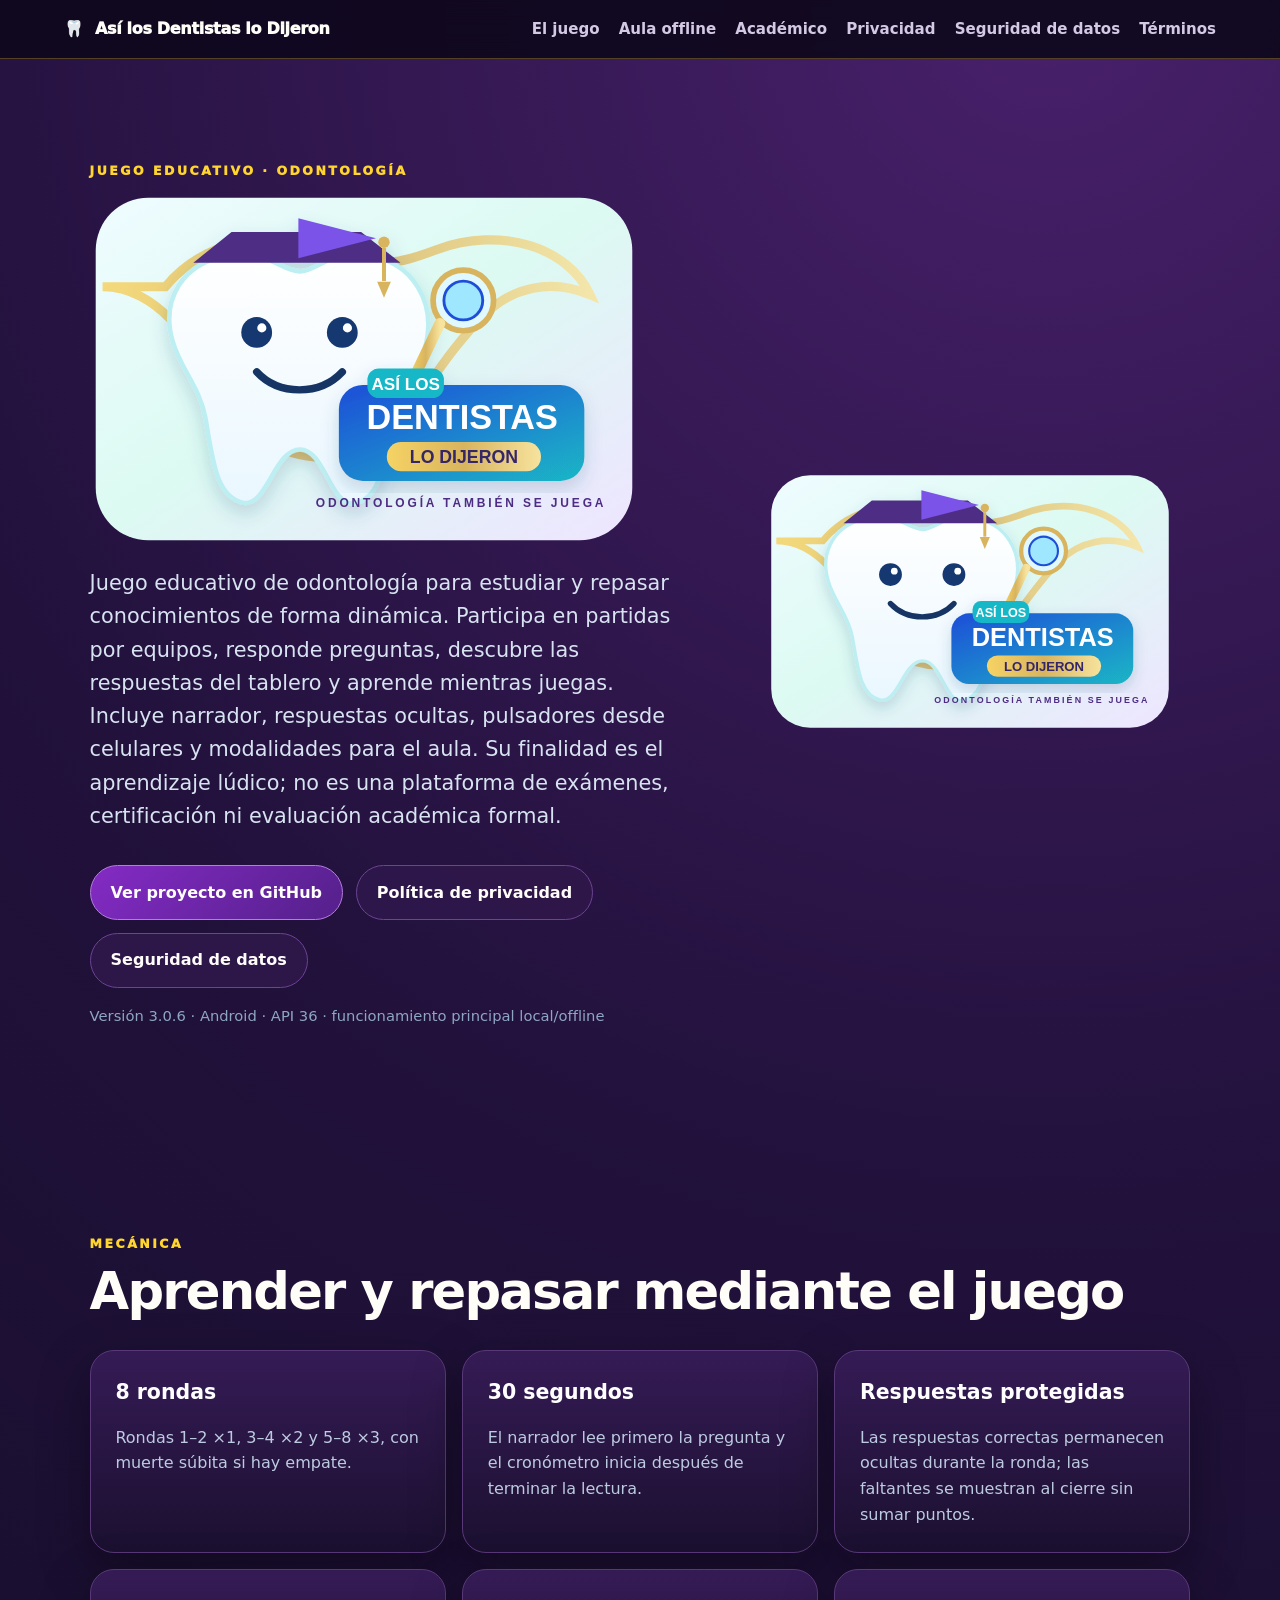
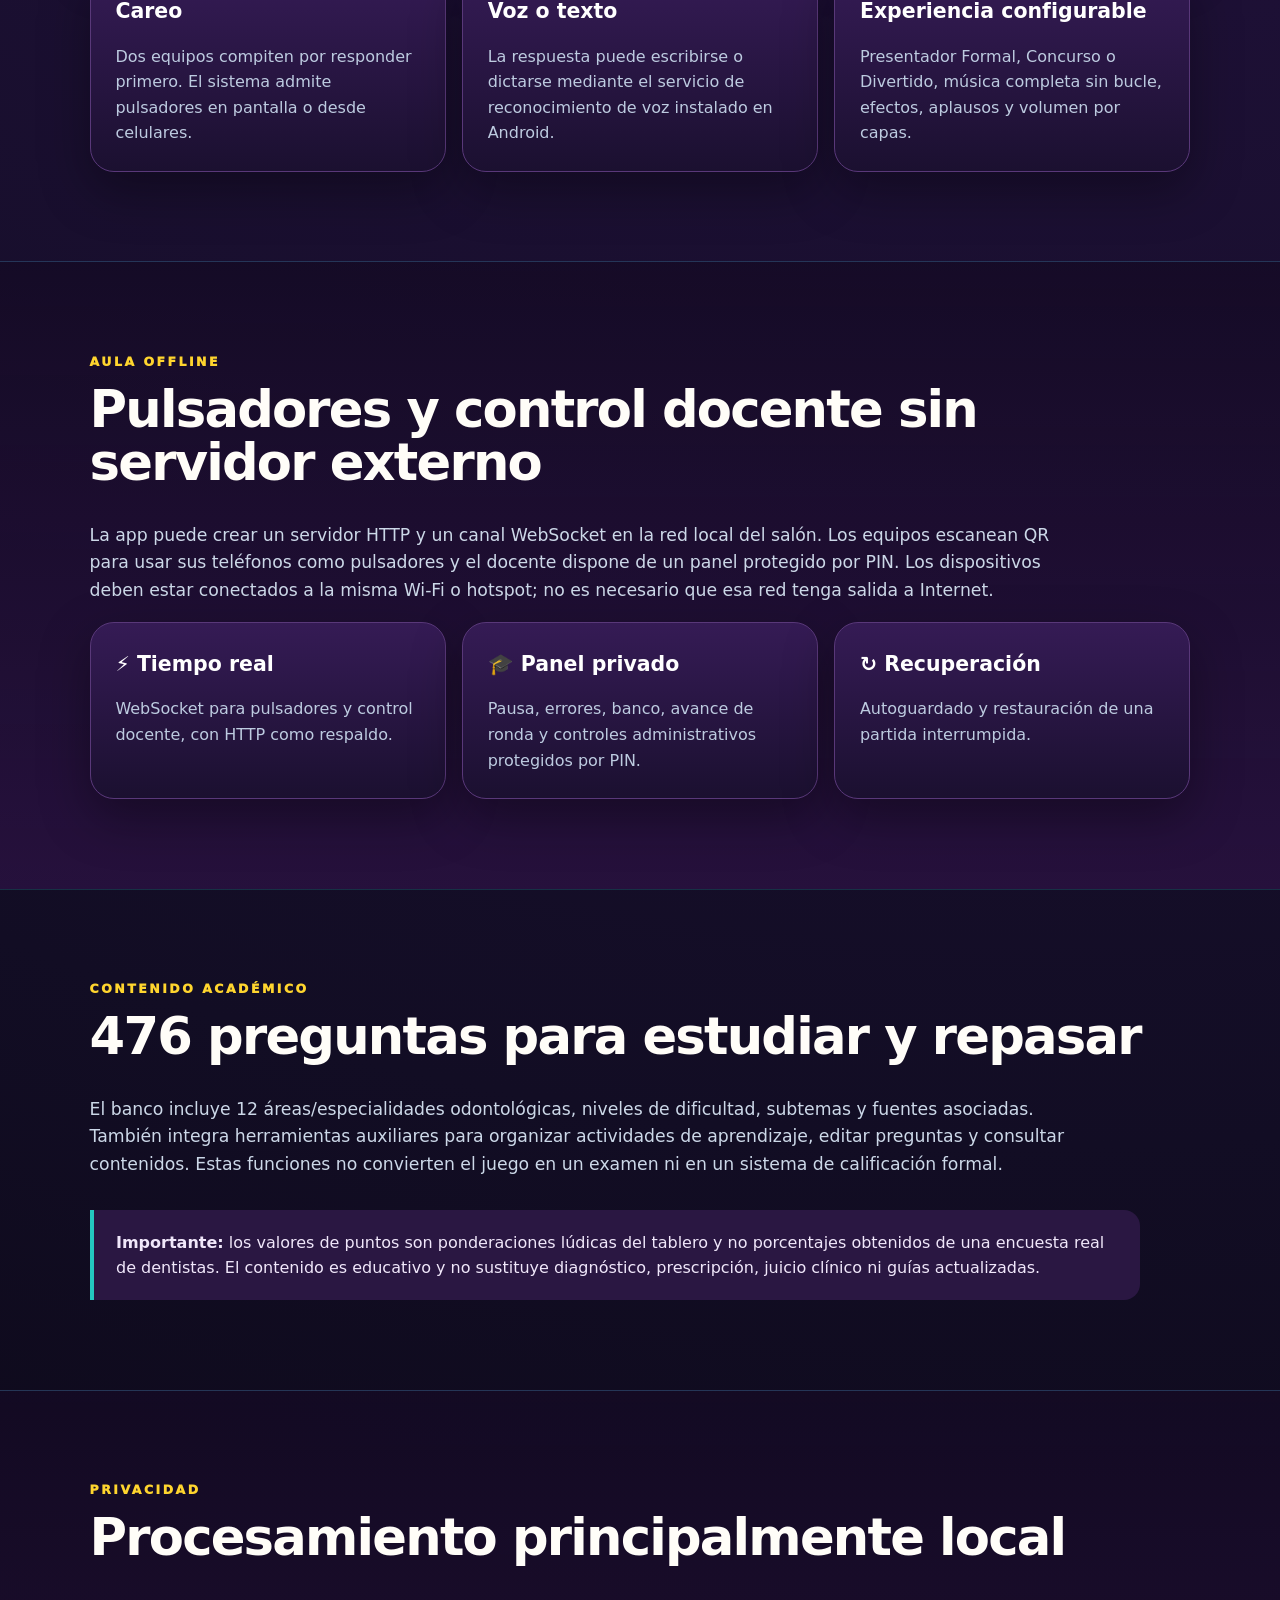
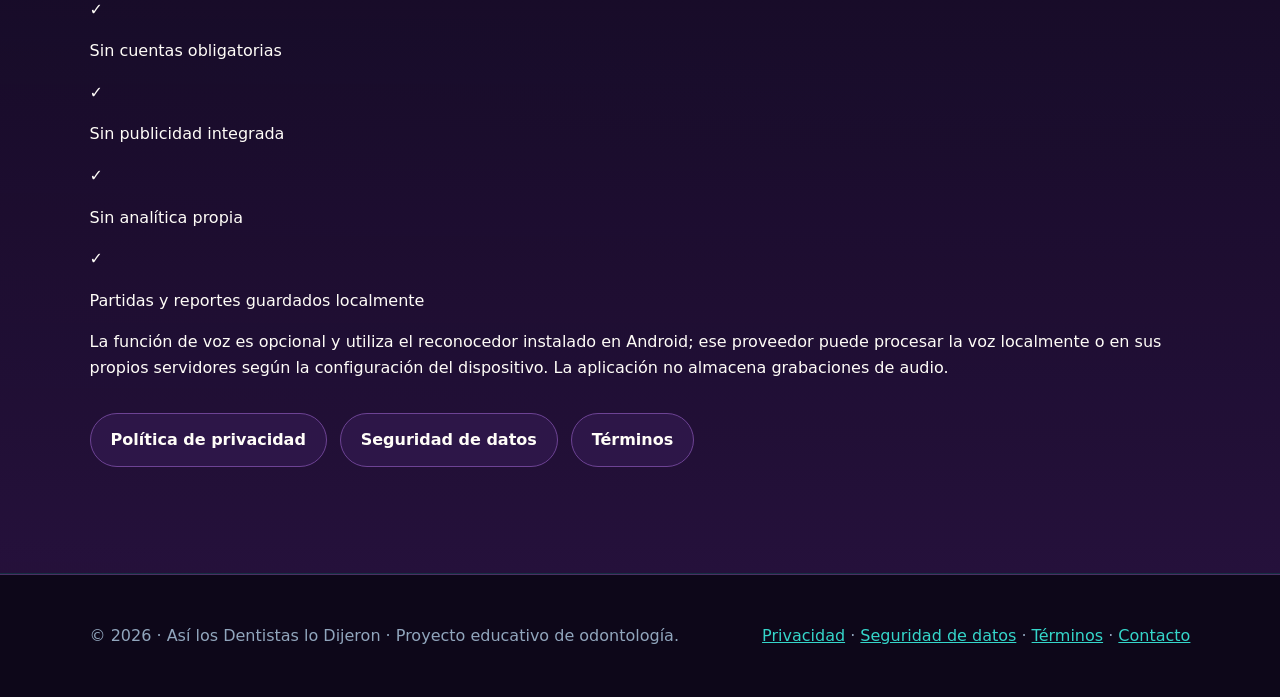
<file: docs/index.html>
<!doctype html>
<html lang="es">
<head>
  <meta charset="utf-8">
  <meta name="viewport" content="width=device-width,initial-scale=1">
  <meta name="theme-color" content="#F7FBFF">
  <meta name="description" content="Así los Dentistas lo Dijeron es un juego educativo de odontología para estudiar y repasar conocimientos mediante dinámicas de concurso, en solitario o en equipo. No es una plataforma de exámenes ni de evaluación académica formal.">
  <title>Así los Dentistas lo Dijeron · Juego educativo de odontología</title>
  <link rel="stylesheet" href="styles.css">
  <link rel="icon" href="brand_logo.svg">
</head>
<body>
<header class="nav">
  <a class="brand" href="./">🦷 <span>Así los Dentistas lo Dijeron</span></a>
  <nav>
    <a href="#juego">El juego</a>
    <a href="#aula">Aula offline</a>
    <a href="#academico">Académico</a>
    <a href="privacy.html">Privacidad</a>
    <a href="data-safety.html">Seguridad de datos</a>
    <a href="terms.html">Términos</a>
  </nav>
</header>
<main>
  <section class="hero">
    <div class="hero-copy">
      <p class="eyebrow">JUEGO EDUCATIVO · ODONTOLOGÍA</p>
      <img src="brand_logo.svg" alt="Así los Dentistas lo Dijeron" style="width:min(560px,92%);height:auto;display:block;margin:0 0 1rem">
      <p class="lead">Juego educativo de odontología para estudiar y repasar conocimientos de forma dinámica. Participa en partidas por equipos, responde preguntas, descubre las respuestas del tablero y aprende mientras juegas. Incluye narrador, respuestas ocultas, pulsadores desde celulares y modalidades para el aula. Su finalidad es el aprendizaje lúdico; no es una plataforma de exámenes, certificación ni evaluación académica formal.</p>
      <div class="actions">
        <a class="button primary" href="https://github.com/yomismtz/100-dentistas-dijeron">Ver proyecto en GitHub</a>
        <a class="button" href="privacy.html">Política de privacidad</a>
        <a class="button" href="data-safety.html">Seguridad de datos</a>
      </div>
      <p class="status">Versión 3.0.6 · Android · API 36 · funcionamiento principal local/offline</p>
    </div>
    <div class="hero-art" aria-label="Mascota del juego">
      <img src="brand_logo.svg" alt="Identidad visual de la plataforma" style="width:min(430px,92%);height:auto">
    </div>
  </section>

  <section id="juego" class="section">
    <p class="eyebrow">MECÁNICA</p>
    <h2>Aprender y repasar mediante el juego</h2>
    <div class="grid three">
      <article class="card"><strong>8 rondas</strong><p>Rondas 1–2 ×1, 3–4 ×2 y 5–8 ×3, con muerte súbita si hay empate.</p></article>
      <article class="card"><strong>30 segundos</strong><p>El narrador lee primero la pregunta y el cronómetro inicia después de terminar la lectura.</p></article>
      <article class="card"><strong>Respuestas protegidas</strong><p>Las respuestas correctas permanecen ocultas durante la ronda; las faltantes se muestran al cierre sin sumar puntos.</p></article>
      <article class="card"><strong>Careo</strong><p>Dos equipos compiten por responder primero. El sistema admite pulsadores en pantalla o desde celulares.</p></article>
      <article class="card"><strong>Voz o texto</strong><p>La respuesta puede escribirse o dictarse mediante el servicio de reconocimiento de voz instalado en Android.</p></article>
      <article class="card"><strong>Experiencia configurable</strong><p>Presentador Formal, Concurso o Divertido, música completa sin bucle, efectos, aplausos y volumen por capas.</p></article>
    </div>
  </section>

  <section id="aula" class="section alt">
    <p class="eyebrow">AULA OFFLINE</p>
    <h2>Pulsadores y control docente sin servidor externo</h2>
    <p class="wide">La app puede crear un servidor HTTP y un canal WebSocket en la red local del salón. Los equipos escanean QR para usar sus teléfonos como pulsadores y el docente dispone de un panel protegido por PIN. Los dispositivos deben estar conectados a la misma Wi‑Fi o hotspot; no es necesario que esa red tenga salida a Internet.</p>
    <div class="grid three">
      <article class="card"><strong>⚡ Tiempo real</strong><p>WebSocket para pulsadores y control docente, con HTTP como respaldo.</p></article>
      <article class="card"><strong>🎓 Panel privado</strong><p>Pausa, errores, banco, avance de ronda y controles administrativos protegidos por PIN.</p></article>
      <article class="card"><strong>↻ Recuperación</strong><p>Autoguardado y restauración de una partida interrumpida.</p></article>
    </div>
  </section>

  <section id="academico" class="section">
    <p class="eyebrow">CONTENIDO ACADÉMICO</p>
    <h2>476 preguntas para estudiar y repasar</h2>
    <p class="wide">El banco incluye 12 áreas/especialidades odontológicas, niveles de dificultad, subtemas y fuentes asociadas. También integra herramientas auxiliares para organizar actividades de aprendizaje, editar preguntas y consultar contenidos. Estas funciones no convierten el juego en un examen ni en un sistema de calificación formal.</p>
    <div class="notice"><strong>Importante:</strong> los valores de puntos son ponderaciones lúdicas del tablero y no porcentajes obtenidos de una encuesta real de dentistas. El contenido es educativo y no sustituye diagnóstico, prescripción, juicio clínico ni guías actualizadas.</div>
  </section>

  <section class="section alt">
    <p class="eyebrow">PRIVACIDAD</p>
    <h2>Procesamiento principalmente local</h2>
    <div class="privacy-summary">
      <div><span>✓</span><p>Sin cuentas obligatorias</p></div>
      <div><span>✓</span><p>Sin publicidad integrada</p></div>
      <div><span>✓</span><p>Sin analítica propia</p></div>
      <div><span>✓</span><p>Partidas y reportes guardados localmente</p></div>
    </div>
    <p>La función de voz es opcional y utiliza el reconocedor instalado en Android; ese proveedor puede procesar la voz localmente o en sus propios servidores según la configuración del dispositivo. La aplicación no almacena grabaciones de audio.</p>
    <div class="actions"><a class="button" href="privacy.html">Política de privacidad</a><a class="button" href="data-safety.html">Seguridad de datos</a><a class="button" href="terms.html">Términos</a></div>
  </section>
</main>
<footer>
  <p>© 2026 · Así los Dentistas lo Dijeron · Proyecto educativo de odontología.</p>
  <p><a href="privacy.html">Privacidad</a> · <a href="data-safety.html">Seguridad de datos</a> · <a href="terms.html">Términos</a> · <a href="https://github.com/yomismtz/100-dentistas-dijeron/issues">Contacto</a></p>
</footer>
</body>
</html>
</file>
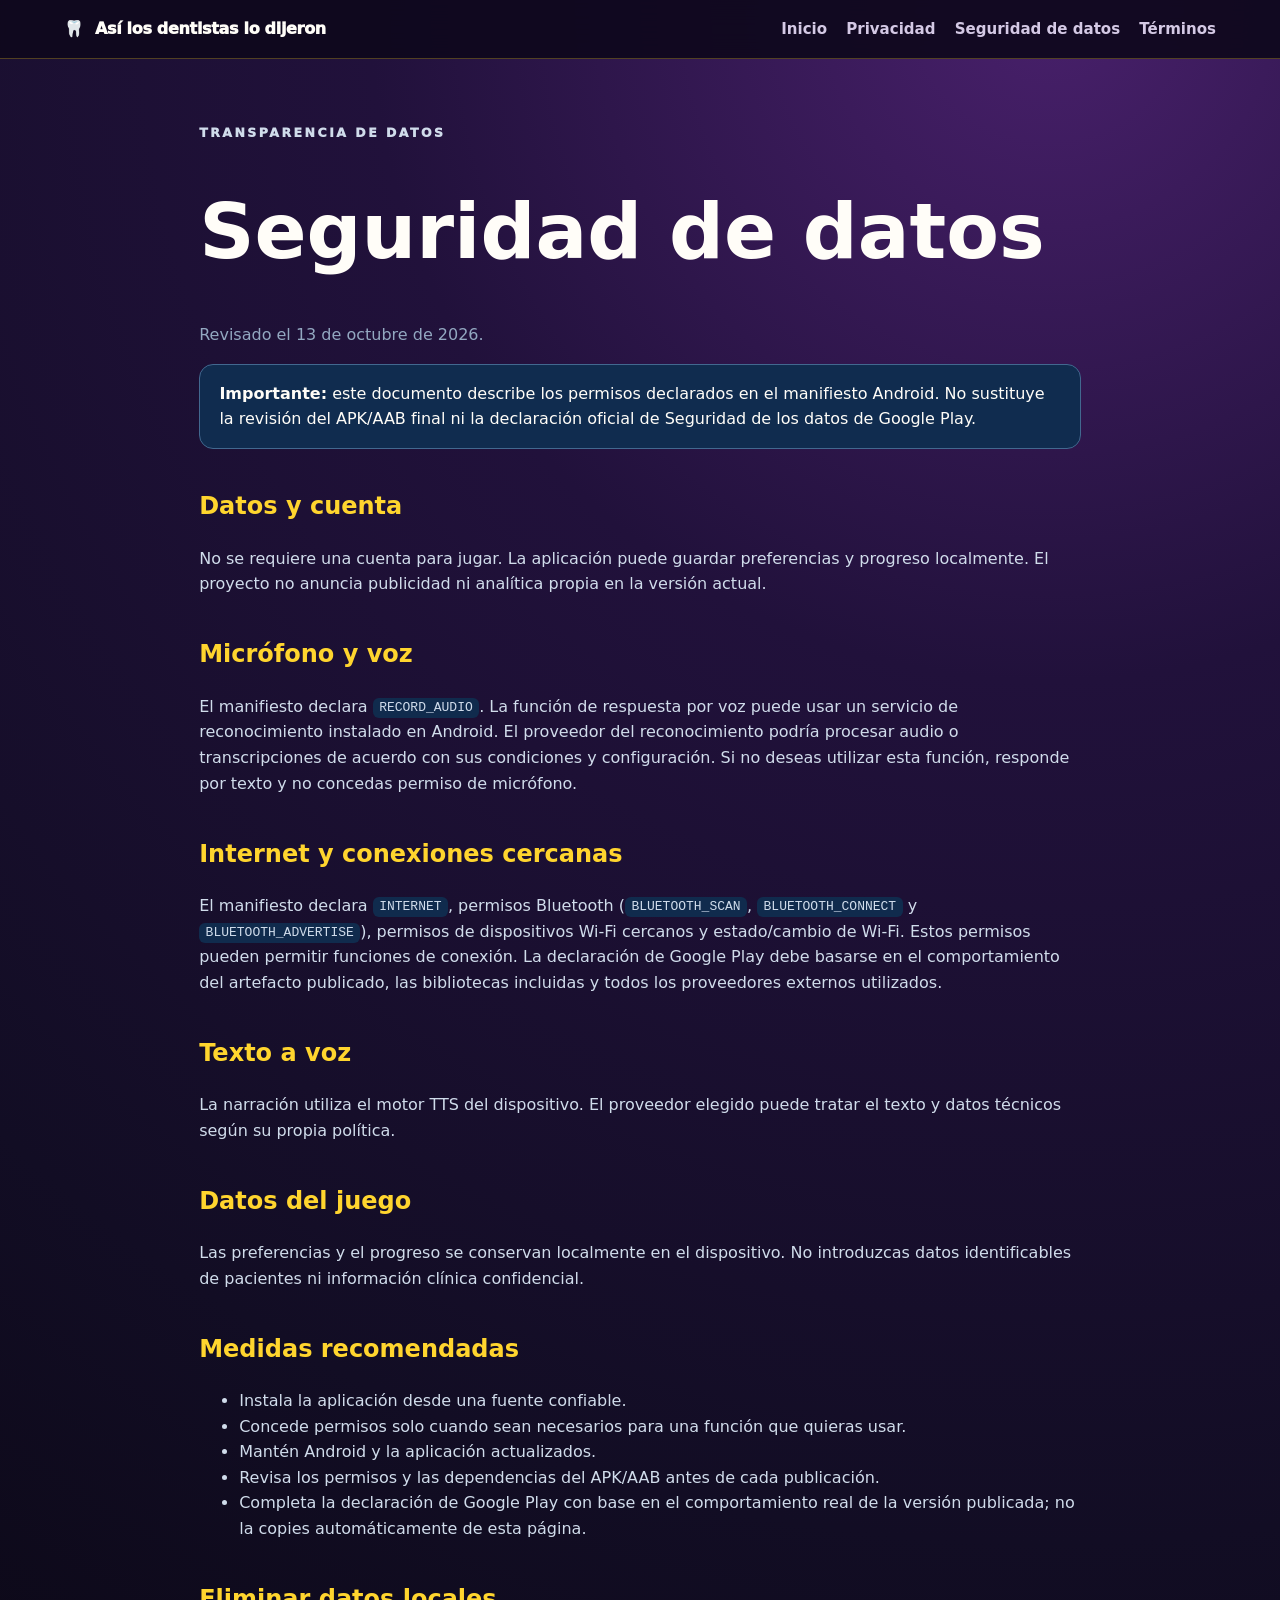
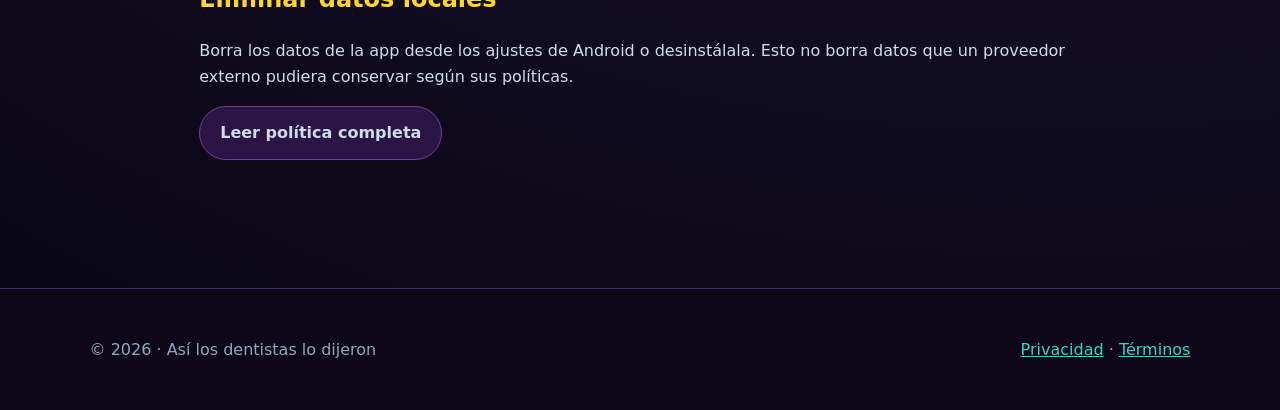
<file: docs/data-safety.html>
<!doctype html>
<html lang="es"><head><meta charset="utf-8"><meta name="viewport" content="width=device-width,initial-scale=1"><meta name="theme-color" content="#06131a"><meta name="description" content="Resumen de permisos y seguridad de datos de Así los dentistas lo dijeron."><title>Seguridad de datos · Así los dentistas lo dijeron</title><link rel="stylesheet" href="styles.css"></head><body>
<header class="nav"><a class="brand" href="./">🦷 <span>Así los dentistas lo dijeron</span></a><nav><a href="./">Inicio</a><a href="privacy.html">Privacidad</a><a href="data-safety.html">Seguridad de datos</a><a href="terms.html">Términos</a></nav></header>
<main class="policy"><p class="eyebrow">TRANSPARENCIA DE DATOS</p><h1>Seguridad de datos</h1><p class="meta">Revisado el 13 de octubre de 2026.</p>
<div class="callout"><strong>Importante:</strong> este documento describe los permisos declarados en el manifiesto Android. No sustituye la revisión del APK/AAB final ni la declaración oficial de Seguridad de los datos de Google Play.</div>
<h2>Datos y cuenta</h2><p>No se requiere una cuenta para jugar. La aplicación puede guardar preferencias y progreso localmente. El proyecto no anuncia publicidad ni analítica propia en la versión actual.</p>
<h2>Micrófono y voz</h2><p>El manifiesto declara <code>RECORD_AUDIO</code>. La función de respuesta por voz puede usar un servicio de reconocimiento instalado en Android. El proveedor del reconocimiento podría procesar audio o transcripciones de acuerdo con sus condiciones y configuración. Si no deseas utilizar esta función, responde por texto y no concedas permiso de micrófono.</p>
<h2>Internet y conexiones cercanas</h2><p>El manifiesto declara <code>INTERNET</code>, permisos Bluetooth (<code>BLUETOOTH_SCAN</code>, <code>BLUETOOTH_CONNECT</code> y <code>BLUETOOTH_ADVERTISE</code>), permisos de dispositivos Wi‑Fi cercanos y estado/cambio de Wi‑Fi. Estos permisos pueden permitir funciones de conexión. La declaración de Google Play debe basarse en el comportamiento del artefacto publicado, las bibliotecas incluidas y todos los proveedores externos utilizados.</p>
<h2>Texto a voz</h2><p>La narración utiliza el motor TTS del dispositivo. El proveedor elegido puede tratar el texto y datos técnicos según su propia política.</p>
<h2>Datos del juego</h2><p>Las preferencias y el progreso se conservan localmente en el dispositivo. No introduzcas datos identificables de pacientes ni información clínica confidencial.</p>
<h2>Medidas recomendadas</h2><ul><li>Instala la aplicación desde una fuente confiable.</li><li>Concede permisos solo cuando sean necesarios para una función que quieras usar.</li><li>Mantén Android y la aplicación actualizados.</li><li>Revisa los permisos y las dependencias del APK/AAB antes de cada publicación.</li><li>Completa la declaración de Google Play con base en el comportamiento real de la versión publicada; no la copies automáticamente de esta página.</li></ul>
<h2>Eliminar datos locales</h2><p>Borra los datos de la app desde los ajustes de Android o desinstálala. Esto no borra datos que un proveedor externo pudiera conservar según sus políticas.</p>
<p><a class="button" href="privacy.html">Leer política completa</a></p></main><footer><p>© 2026 · Así los dentistas lo dijeron</p><p><a href="privacy.html">Privacidad</a> · <a href="terms.html">Términos</a></p></footer></body></html>
</file>
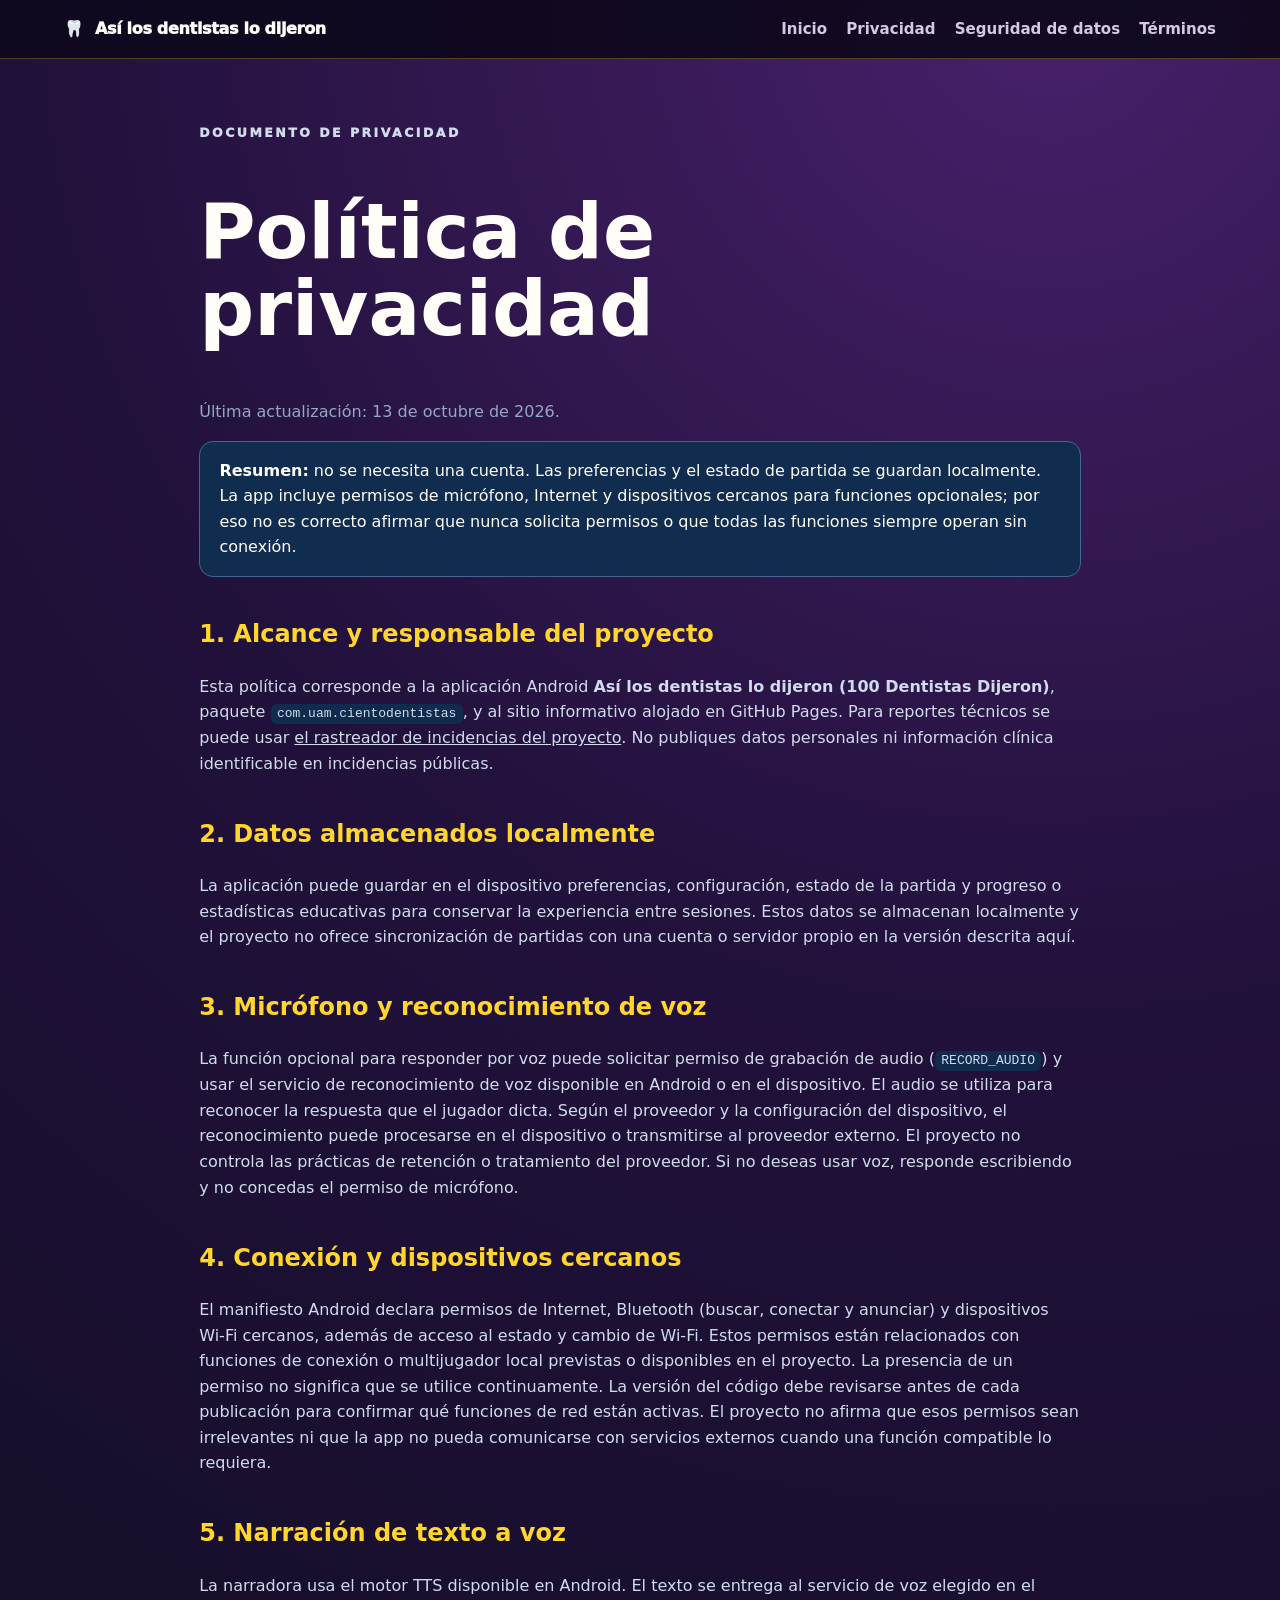
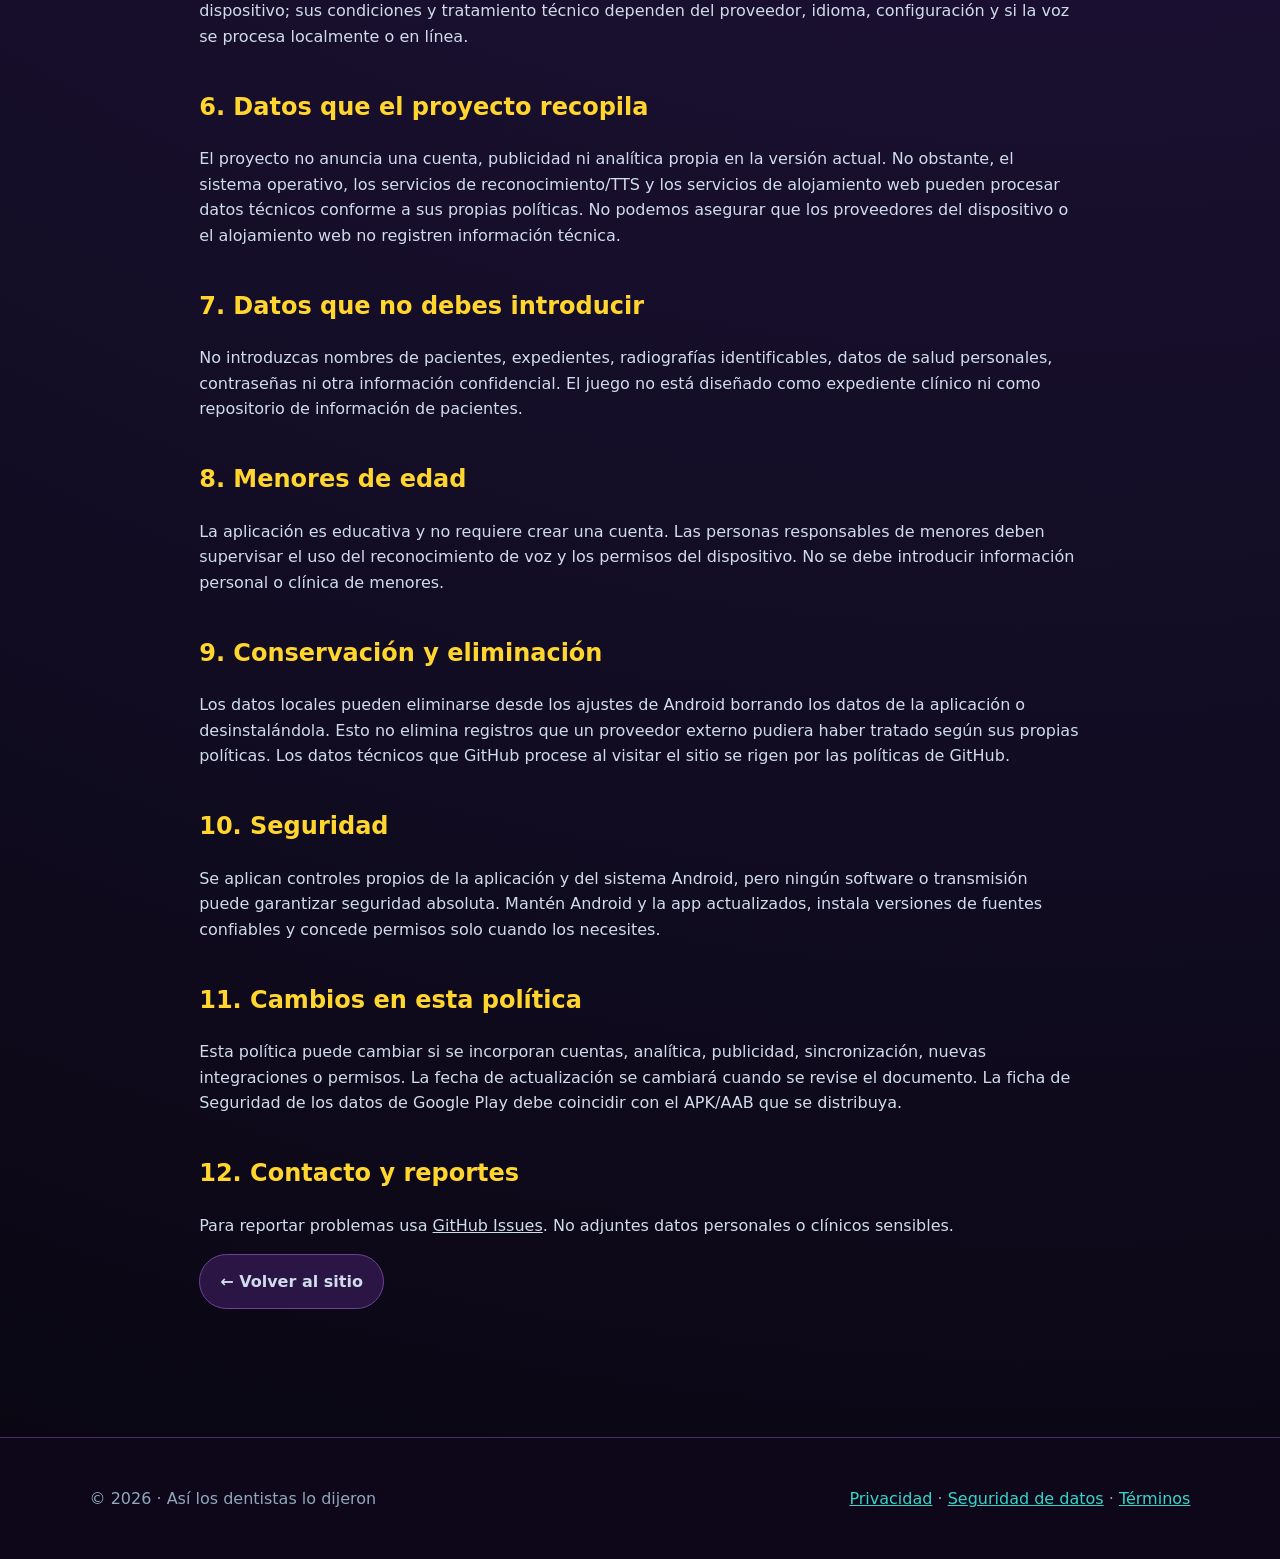
<file: docs/privacy.html>
<!doctype html>
<html lang="es"><head><meta charset="utf-8"><meta name="viewport" content="width=device-width,initial-scale=1"><meta name="theme-color" content="#06131a">
<meta name="description" content="Política de privacidad y tratamiento de datos de Así los dentistas lo dijeron."><title>Política de privacidad · Así los dentistas lo dijeron</title><link rel="stylesheet" href="styles.css"></head><body>
<header class="nav"><a class="brand" href="./">🦷 <span>Así los dentistas lo dijeron</span></a><nav><a href="./">Inicio</a><a href="privacy.html">Privacidad</a><a href="data-safety.html">Seguridad de datos</a><a href="terms.html">Términos</a></nav></header>
<main class="policy"><p class="eyebrow">DOCUMENTO DE PRIVACIDAD</p><h1>Política de privacidad</h1><p class="meta">Última actualización: 13 de octubre de 2026.</p>
<div class="callout"><strong>Resumen:</strong> no se necesita una cuenta. Las preferencias y el estado de partida se guardan localmente. La app incluye permisos de micrófono, Internet y dispositivos cercanos para funciones opcionales; por eso no es correcto afirmar que nunca solicita permisos o que todas las funciones siempre operan sin conexión.</div>
<h2>1. Alcance y responsable del proyecto</h2><p>Esta política corresponde a la aplicación Android <strong>Así los dentistas lo dijeron (100 Dentistas Dijeron)</strong>, paquete <code>com.uam.cientodentistas</code>, y al sitio informativo alojado en GitHub Pages. Para reportes técnicos se puede usar <a href="https://github.com/yomismtz/100-dentistas-dijeron/issues">el rastreador de incidencias del proyecto</a>. No publiques datos personales ni información clínica identificable en incidencias públicas.</p>
<h2>2. Datos almacenados localmente</h2><p>La aplicación puede guardar en el dispositivo preferencias, configuración, estado de la partida y progreso o estadísticas educativas para conservar la experiencia entre sesiones. Estos datos se almacenan localmente y el proyecto no ofrece sincronización de partidas con una cuenta o servidor propio en la versión descrita aquí.</p>
<h2>3. Micrófono y reconocimiento de voz</h2><p>La función opcional para responder por voz puede solicitar permiso de grabación de audio (<code>RECORD_AUDIO</code>) y usar el servicio de reconocimiento de voz disponible en Android o en el dispositivo. El audio se utiliza para reconocer la respuesta que el jugador dicta. Según el proveedor y la configuración del dispositivo, el reconocimiento puede procesarse en el dispositivo o transmitirse al proveedor externo. El proyecto no controla las prácticas de retención o tratamiento del proveedor. Si no deseas usar voz, responde escribiendo y no concedas el permiso de micrófono.</p>
<h2>4. Conexión y dispositivos cercanos</h2><p>El manifiesto Android declara permisos de Internet, Bluetooth (buscar, conectar y anunciar) y dispositivos Wi‑Fi cercanos, además de acceso al estado y cambio de Wi‑Fi. Estos permisos están relacionados con funciones de conexión o multijugador local previstas o disponibles en el proyecto. La presencia de un permiso no significa que se utilice continuamente. La versión del código debe revisarse antes de cada publicación para confirmar qué funciones de red están activas. El proyecto no afirma que esos permisos sean irrelevantes ni que la app no pueda comunicarse con servicios externos cuando una función compatible lo requiera.</p>
<h2>5. Narración de texto a voz</h2><p>La narradora usa el motor TTS disponible en Android. El texto se entrega al servicio de voz elegido en el dispositivo; sus condiciones y tratamiento técnico dependen del proveedor, idioma, configuración y si la voz se procesa localmente o en línea.</p>
<h2>6. Datos que el proyecto recopila</h2><p>El proyecto no anuncia una cuenta, publicidad ni analítica propia en la versión actual. No obstante, el sistema operativo, los servicios de reconocimiento/TTS y los servicios de alojamiento web pueden procesar datos técnicos conforme a sus propias políticas. No podemos asegurar que los proveedores del dispositivo o el alojamiento web no registren información técnica.</p>
<h2>7. Datos que no debes introducir</h2><p>No introduzcas nombres de pacientes, expedientes, radiografías identificables, datos de salud personales, contraseñas ni otra información confidencial. El juego no está diseñado como expediente clínico ni como repositorio de información de pacientes.</p>
<h2>8. Menores de edad</h2><p>La aplicación es educativa y no requiere crear una cuenta. Las personas responsables de menores deben supervisar el uso del reconocimiento de voz y los permisos del dispositivo. No se debe introducir información personal o clínica de menores.</p>
<h2>9. Conservación y eliminación</h2><p>Los datos locales pueden eliminarse desde los ajustes de Android borrando los datos de la aplicación o desinstalándola. Esto no elimina registros que un proveedor externo pudiera haber tratado según sus propias políticas. Los datos técnicos que GitHub procese al visitar el sitio se rigen por las políticas de GitHub.</p>
<h2>10. Seguridad</h2><p>Se aplican controles propios de la aplicación y del sistema Android, pero ningún software o transmisión puede garantizar seguridad absoluta. Mantén Android y la app actualizados, instala versiones de fuentes confiables y concede permisos solo cuando los necesites.</p>
<h2>11. Cambios en esta política</h2><p>Esta política puede cambiar si se incorporan cuentas, analítica, publicidad, sincronización, nuevas integraciones o permisos. La fecha de actualización se cambiará cuando se revise el documento. La ficha de Seguridad de los datos de Google Play debe coincidir con el APK/AAB que se distribuya.</p>
<h2>12. Contacto y reportes</h2><p>Para reportar problemas usa <a href="https://github.com/yomismtz/100-dentistas-dijeron/issues">GitHub Issues</a>. No adjuntes datos personales o clínicos sensibles.</p>
<p><a class="button" href="./">← Volver al sitio</a></p></main><footer><p>© 2026 · Así los dentistas lo dijeron</p><p><a href="privacy.html">Privacidad</a> · <a href="data-safety.html">Seguridad de datos</a> · <a href="terms.html">Términos</a></p></footer></body></html>
</file>
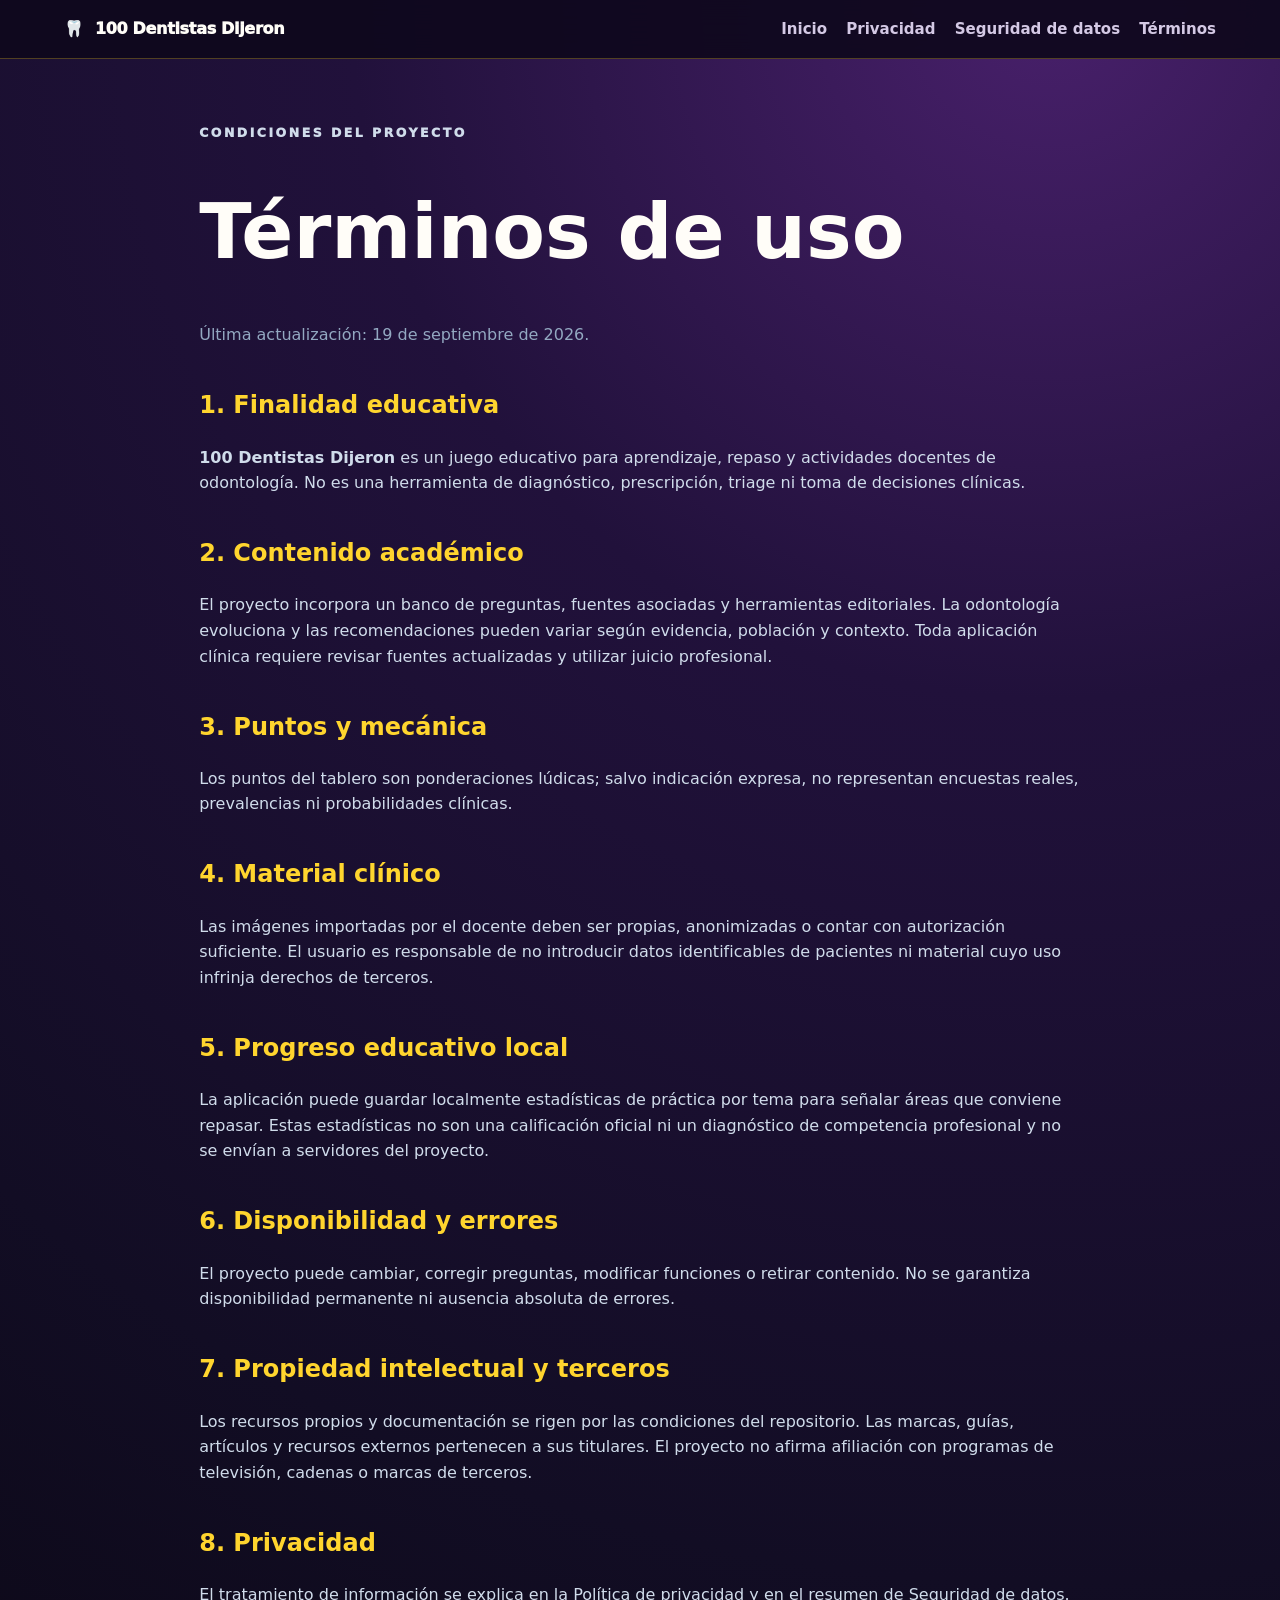
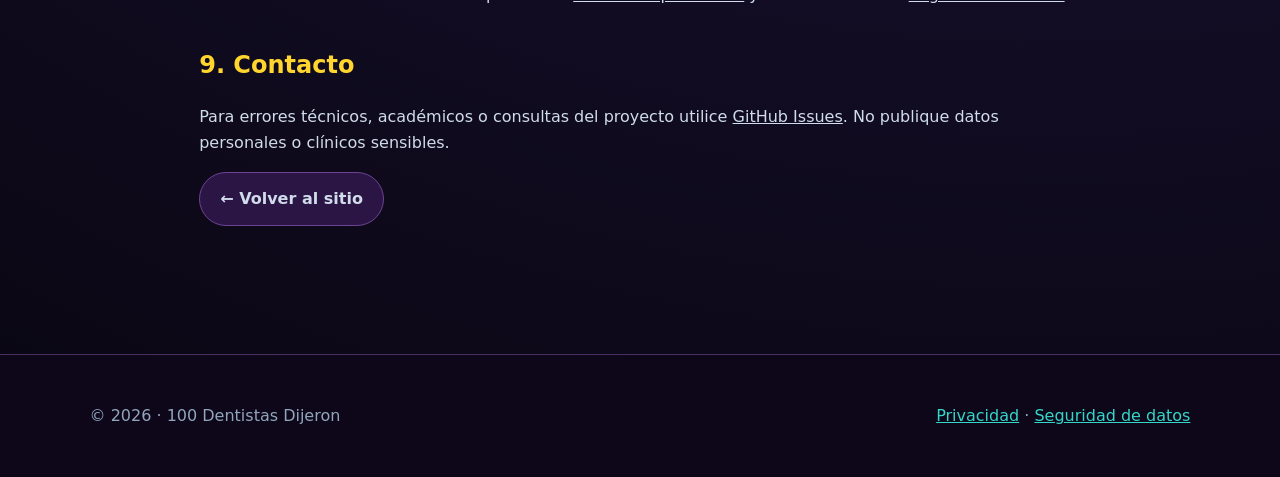
<file: docs/terms.html>
<!doctype html>
<html lang="es">
<head>
<meta charset="utf-8"><meta name="viewport" content="width=device-width,initial-scale=1"><meta name="theme-color" content="#120406">
<meta name="description" content="Términos de uso de 100 Dentistas Dijeron."><title>Términos de uso · 100 Dentistas Dijeron</title><link rel="stylesheet" href="styles.css">
</head>
<body>
<header class="nav"><a class="brand" href="./">🦷 <span>100 Dentistas Dijeron</span></a><nav><a href="./">Inicio</a><a href="privacy.html">Privacidad</a><a href="data-safety.html">Seguridad de datos</a><a href="terms.html">Términos</a></nav></header>
<main class="policy">
<p class="eyebrow">CONDICIONES DEL PROYECTO</p><h1>Términos de uso</h1><p class="meta">Última actualización: 19 de septiembre de 2026.</p>
<h2>1. Finalidad educativa</h2><p><strong>100 Dentistas Dijeron</strong> es un juego educativo para aprendizaje, repaso y actividades docentes de odontología. No es una herramienta de diagnóstico, prescripción, triage ni toma de decisiones clínicas.</p>
<h2>2. Contenido académico</h2><p>El proyecto incorpora un banco de preguntas, fuentes asociadas y herramientas editoriales. La odontología evoluciona y las recomendaciones pueden variar según evidencia, población y contexto. Toda aplicación clínica requiere revisar fuentes actualizadas y utilizar juicio profesional.</p>
<h2>3. Puntos y mecánica</h2><p>Los puntos del tablero son ponderaciones lúdicas; salvo indicación expresa, no representan encuestas reales, prevalencias ni probabilidades clínicas.</p>
<h2>4. Material clínico</h2><p>Las imágenes importadas por el docente deben ser propias, anonimizadas o contar con autorización suficiente. El usuario es responsable de no introducir datos identificables de pacientes ni material cuyo uso infrinja derechos de terceros.</p>
<h2>5. Progreso educativo local</h2><p>La aplicación puede guardar localmente estadísticas de práctica por tema para señalar áreas que conviene repasar. Estas estadísticas no son una calificación oficial ni un diagnóstico de competencia profesional y no se envían a servidores del proyecto.</p>
<h2>6. Disponibilidad y errores</h2><p>El proyecto puede cambiar, corregir preguntas, modificar funciones o retirar contenido. No se garantiza disponibilidad permanente ni ausencia absoluta de errores.</p>
<h2>7. Propiedad intelectual y terceros</h2><p>Los recursos propios y documentación se rigen por las condiciones del repositorio. Las marcas, guías, artículos y recursos externos pertenecen a sus titulares. El proyecto no afirma afiliación con programas de televisión, cadenas o marcas de terceros.</p>
<h2>8. Privacidad</h2><p>El tratamiento de información se explica en la <a href="privacy.html">Política de privacidad</a> y en el resumen de <a href="data-safety.html">Seguridad de datos</a>.</p>
<h2>9. Contacto</h2><p>Para errores técnicos, académicos o consultas del proyecto utilice <a href="https://github.com/yomismtz/100-dentistas-dijeron/issues">GitHub Issues</a>. No publique datos personales o clínicos sensibles.</p>
<p><a class="button" href="./">← Volver al sitio</a></p>
</main>
<footer><p>© 2026 · 100 Dentistas Dijeron</p><p><a href="privacy.html">Privacidad</a> · <a href="data-safety.html">Seguridad de datos</a></p></footer>
</body></html>
</file>
<file: docs/styles.css>
:root{
  --bg:#06152b;--bg2:#0a2243;--panel:#0d2c55;--panel2:#102f59;--gold:#f0c766;
  --gold2:#d7a93f;--text:#f7fbff;--muted:#bdcbe0;--line:#31557f;--sky:#64b7ff;
  --green:#69d6a0;--shadow:0 18px 50px rgba(0,0,0,.3)
}
*{box-sizing:border-box}html{scroll-behavior:smooth}body{margin:0;font-family:Inter,ui-sans-serif,system-ui,-apple-system,BlinkMacSystemFont,"Segoe UI",sans-serif;background:radial-gradient(circle at 80% 0,#123c70 0,#081d38 28%,var(--bg) 62%,#030c18 100%);color:var(--text);line-height:1.6}a{color:inherit}.nav{position:sticky;top:0;z-index:30;display:flex;align-items:center;justify-content:space-between;gap:1.5rem;padding:1rem clamp(1rem,5vw,5rem);background:rgba(4,15,31,.9);border-bottom:1px solid rgba(240,199,102,.2);backdrop-filter:blur(16px)}.brand{text-decoration:none;font-weight:950;display:flex;align-items:center;gap:.7rem;letter-spacing:-.02em}.brand-mark{display:grid;place-items:center;width:40px;height:40px;border-radius:50%;background:linear-gradient(135deg,var(--gold),#fff0ad);box-shadow:0 0 24px rgba(240,199,102,.25)}.brand-mark-image{width:42px;height:42px;object-fit:contain;border-radius:50%;background:#fff;padding:2px;box-shadow:0 0 24px rgba(240,199,102,.25)}.nav nav{display:flex;gap:1.2rem;align-items:center;flex-wrap:wrap}.nav nav a{text-decoration:none;color:var(--muted);font-size:.94rem;font-weight:700}.nav nav a:hover{color:var(--gold)}.hero{min-height:76vh;display:grid;grid-template-columns:minmax(0,1.15fr) minmax(280px,.85fr);align-items:center;gap:4rem;padding:clamp(3rem,8vw,7rem) clamp(1rem,7vw,7rem)}.eyebrow{margin:0 0 .7rem;color:var(--gold);font-size:.78rem;font-weight:950;letter-spacing:.2em;text-transform:uppercase}.hero h1{font-size:clamp(3.3rem,7.6vw,7.2rem);line-height:.9;letter-spacing:-.065em;margin:.25rem 0 1.6rem;max-width:900px}.hero h1 span{color:var(--gold)}.site-slogan{display:block;width:min(440px,100%);max-height:110px;object-fit:contain;object-position:left center;margin:1rem 0 1.4rem}.lead{max-width:820px;color:#d8e3f1;font-size:clamp(1.05rem,1.8vw,1.3rem)}.actions{display:flex;flex-wrap:wrap;gap:.8rem;margin:2rem 0 1rem}.button{display:inline-flex;align-items:center;justify-content:center;text-decoration:none;border:1px solid #5377a1;border-radius:999px;padding:.85rem 1.25rem;background:rgba(12,42,80,.8);font-weight:850;transition:.2s transform,.2s border-color,.2s background}.button:hover{transform:translateY(-2px);border-color:var(--gold)}.button.primary{color:#17223a;background:linear-gradient(135deg,#ffe8a2,var(--gold2));border-color:#ffe8a2}.status{color:#8fa6c2;font-size:.92rem}.hero-art{display:flex;justify-content:center}.logo-shell{position:relative;width:min(430px,80vw);aspect-ratio:1;display:grid;place-items:center;border-radius:36px;background:radial-gradient(circle at 50% 35%,#1b5799 0,#0b2e59 46%,#06172d 100%);border:2px solid rgba(240,199,102,.75);box-shadow:0 28px 80px rgba(0,0,0,.4),inset 0 0 70px rgba(100,183,255,.12)}.logo-shell img{width:84%;height:84%;object-fit:contain;filter:drop-shadow(0 18px 25px rgba(0,0,0,.35))}.spark{position:absolute;color:var(--gold);font-size:2rem;filter:drop-shadow(0 0 8px var(--gold))}.s1{left:8%;top:14%}.s2{right:11%;top:28%;font-size:1.4rem}.s3{right:18%;bottom:10%;font-size:1.1rem}.stats{max-width:1280px;margin:-1rem auto 1rem;padding:0 1rem;display:grid;grid-template-columns:repeat(4,1fr);gap:1rem}.stats article{padding:1.25rem;border:1px solid rgba(240,199,102,.25);border-radius:22px;background:linear-gradient(180deg,rgba(15,49,92,.95),rgba(7,29,57,.95));box-shadow:var(--shadow);text-align:center}.stats strong{display:block;color:var(--gold);font-size:2.2rem;line-height:1}.stats span{display:block;color:var(--muted);font-size:.9rem;margin-top:.45rem}.section{padding:clamp(4.5rem,7vw,7rem) clamp(1rem,7vw,7rem);max-width:1500px;margin:auto}.section.alt{max-width:none;background:linear-gradient(180deg,rgba(5,20,40,.72),rgba(9,34,65,.88));border-block:1px solid rgba(95,141,190,.16)}.section h2{font-size:clamp(2rem,4vw,4rem);line-height:1.04;letter-spacing:-.035em;margin:.35rem 0 2rem}.wide{max-width:1000px;color:#ccd8e8;font-size:1.08rem}.grid{display:grid;gap:1rem}.grid.three{grid-template-columns:repeat(3,minmax(0,1fr))}.card{padding:1.55rem;border:1px solid var(--line);border-radius:24px;background:linear-gradient(180deg,#0f315d,#091f3d);box-shadow:var(--shadow)}.card .icon{display:inline-grid;place-items:center;min-width:46px;height:46px;padding:0 .7rem;border-radius:14px;background:rgba(240,199,102,.12);color:var(--gold);font-weight:950;margin-bottom:1rem}.card strong{display:block;font-size:1.28rem;color:#fff}.card p{margin-bottom:0;color:#bdcbe0}.rounds{display:grid;grid-template-columns:repeat(3,1fr);gap:1rem;margin-top:1rem}.rounds div{display:flex;align-items:center;justify-content:space-between;padding:1rem 1.2rem;border-radius:18px;background:#071b35;border:1px solid #294b73}.rounds span{font-size:1.6rem;color:var(--gold);font-weight:950}.content-pills{display:flex;gap:.7rem;flex-wrap:wrap;margin:2rem 0}.content-pills span{border:1px solid #42678f;background:#0b274b;border-radius:999px;padding:.6rem .9rem;color:#dce7f5;font-weight:750;font-size:.9rem}.notice{max-width:1050px;margin:2rem 0 0;padding:1.2rem 1.4rem;border-left:4px solid var(--gold);background:#132d50;border-radius:0 16px 16px 0;color:#d5e0ed}.progress-path{display:grid;gap:.9rem;max-width:1050px}.progress-path article{display:grid;grid-template-columns:68px 1fr;gap:1rem;align-items:center;padding:1rem 1.2rem;border:1px solid #31577e;border-radius:20px;background:linear-gradient(90deg,#0e315b,#091f3c)}.progress-path article>span{display:grid;place-items:center;width:54px;height:54px;border-radius:16px;background:rgba(240,199,102,.12);font-size:1.6rem}.progress-path strong{font-size:1.15rem;color:var(--gold)}.progress-path p{margin:.15rem 0 0;color:#c3d0e0}.final-card{display:grid;grid-template-columns:1fr auto;gap:2rem;align-items:center;max-width:1120px;margin:auto;padding:clamp(1.6rem,4vw,3rem);border:1px solid rgba(240,199,102,.55);border-radius:30px;background:radial-gradient(circle at 90% 50%,rgba(240,199,102,.13),transparent 28%),linear-gradient(135deg,#123967,#071d39);box-shadow:var(--shadow)}.final-card h2{margin-bottom:1rem}.final-card p:not(.eyebrow){color:#c7d6e7;max-width:760px}.score-orb{width:190px;height:190px;border-radius:50%;display:grid;place-content:center;text-align:center;border:5px solid var(--gold);background:#061a33;box-shadow:0 0 50px rgba(240,199,102,.22),inset 0 0 35px rgba(240,199,102,.1)}.score-orb span,.score-orb small{color:#aec2d9;font-weight:800;letter-spacing:.12em}.score-orb strong{font-size:3.8rem;line-height:1;color:var(--gold)}.privacy-block{padding-top:3rem}.policy{max-width:920px;margin:auto;padding:4rem 1.2rem 7rem}.policy h1{font-size:clamp(2.6rem,6vw,5rem);line-height:1}.policy h2{margin-top:2.4rem;color:var(--gold)}.policy p,.policy li{color:#d0dceb}.policy .meta{color:#93a8c1}.policy code{background:#102b4d;padding:.15rem .4rem;border-radius:6px}.callout{padding:1rem 1.2rem;background:#102c4f;border:1px solid #42688f;border-radius:14px}footer{padding:2rem clamp(1rem,7vw,7rem);border-top:1px solid #294865;color:#91a6bd;display:flex;justify-content:space-between;gap:1rem;flex-wrap:wrap;background:#040e1b}footer a{color:#e1c879}@media(max-width:1000px){.hero{grid-template-columns:1fr}.hero-art{order:-1}.logo-shell{width:min(340px,76vw)}.grid.three{grid-template-columns:1fr 1fr}.nav nav{display:none}.stats{grid-template-columns:1fr 1fr}}@media(max-width:650px){.hero{padding-top:2rem;gap:2rem}.hero h1{font-size:clamp(3rem,16vw,5.5rem)}.grid.three,.rounds,.stats{grid-template-columns:1fr}.final-card{grid-template-columns:1fr}.score-orb{width:150px;height:150px;margin:auto}.score-orb strong{font-size:3rem}.brand span:last-child{font-size:.9rem}.progress-path article{grid-template-columns:54px 1fr;padding:.9rem}.progress-path article>span{width:44px;height:44px}.section{padding-inline:1rem}}

/* Identidad cromática Tucán: plum, turquesa, pico amarillo/naranja */
:root{
 --bg:#120d24;--bg2:#21113b;--panel:#2b1747;--panel2:#351b55;
 --gold:#ffd52e;--gold2:#ff9d00;--text:#fffdf8;--muted:#d4c9e5;
 --line:#62418a;--sky:#24c8c0;--green:#55d6bd;
 --purple:#7928bd;--orange:#ff8a00;
 --shadow:0 18px 50px rgba(0,0,0,.34)
}
body{background:radial-gradient(circle at 82% 0,#48206b 0,#21113b 30%,var(--bg) 68%,#090611 100%)}
.nav{background:rgba(15,8,29,.92);border-bottom-color:rgba(255,213,46,.28)}
.brand-mark{background:linear-gradient(135deg,#ffd52e,#ff8a00)}
.brand-mark-image{box-shadow:0 0 24px rgba(121,40,189,.35)}
.nav nav a:hover,.hero h1 span{color:#ffd52e}
.button{border-color:#6d4394;background:rgba(47,23,75,.88)}
.button:hover{border-color:#24c8c0}
.button.primary{color:#fff;background:linear-gradient(135deg,#842bc5,#54208a);border-color:#b77be0}
.logo-shell{background:radial-gradient(circle at 50% 35%,#5a2183 0,#281344 55%,#10091f 100%);border-color:rgba(255,213,46,.85);box-shadow:0 28px 80px rgba(0,0,0,.4),inset 0 0 70px rgba(36,200,192,.15)}
.stats article{border-color:rgba(255,213,46,.28);background:linear-gradient(180deg,rgba(57,29,87,.96),rgba(24,13,43,.97))}
.section.alt{background:linear-gradient(180deg,rgba(20,10,36,.78),rgba(39,17,62,.92));border-color:rgba(36,200,192,.2)}
.card{border-color:#593879;background:linear-gradient(180deg,#351b55,#1b1030)}
.card .icon,.progress-path article>span{background:rgba(36,200,192,.14);color:#35d6ca}
.rounds div{background:#1a102d;border-color:#553477}
.content-pills span{border-color:#68418e;background:#2a1644;color:#f4eaff}
.notice{border-left-color:#24c8c0;background:#2a1742;color:#f0e7fa}
.progress-path article{border-color:#553477;background:linear-gradient(90deg,#351b55,#1b1030)}
.progress-path strong,.policy h2{color:#ffd52e}
.final-card{border-color:rgba(255,213,46,.6);background:radial-gradient(circle at 90% 50%,rgba(36,200,192,.15),transparent 28%),linear-gradient(135deg,#48206b,#180d2b)}
.score-orb{border-color:#ffd52e;background:#160c28;box-shadow:0 0 50px rgba(255,213,46,.2),inset 0 0 35px rgba(121,40,189,.18)}
footer{background:#0d0719;border-top-color:#493064}
footer a{color:#35d6ca}
</file>
